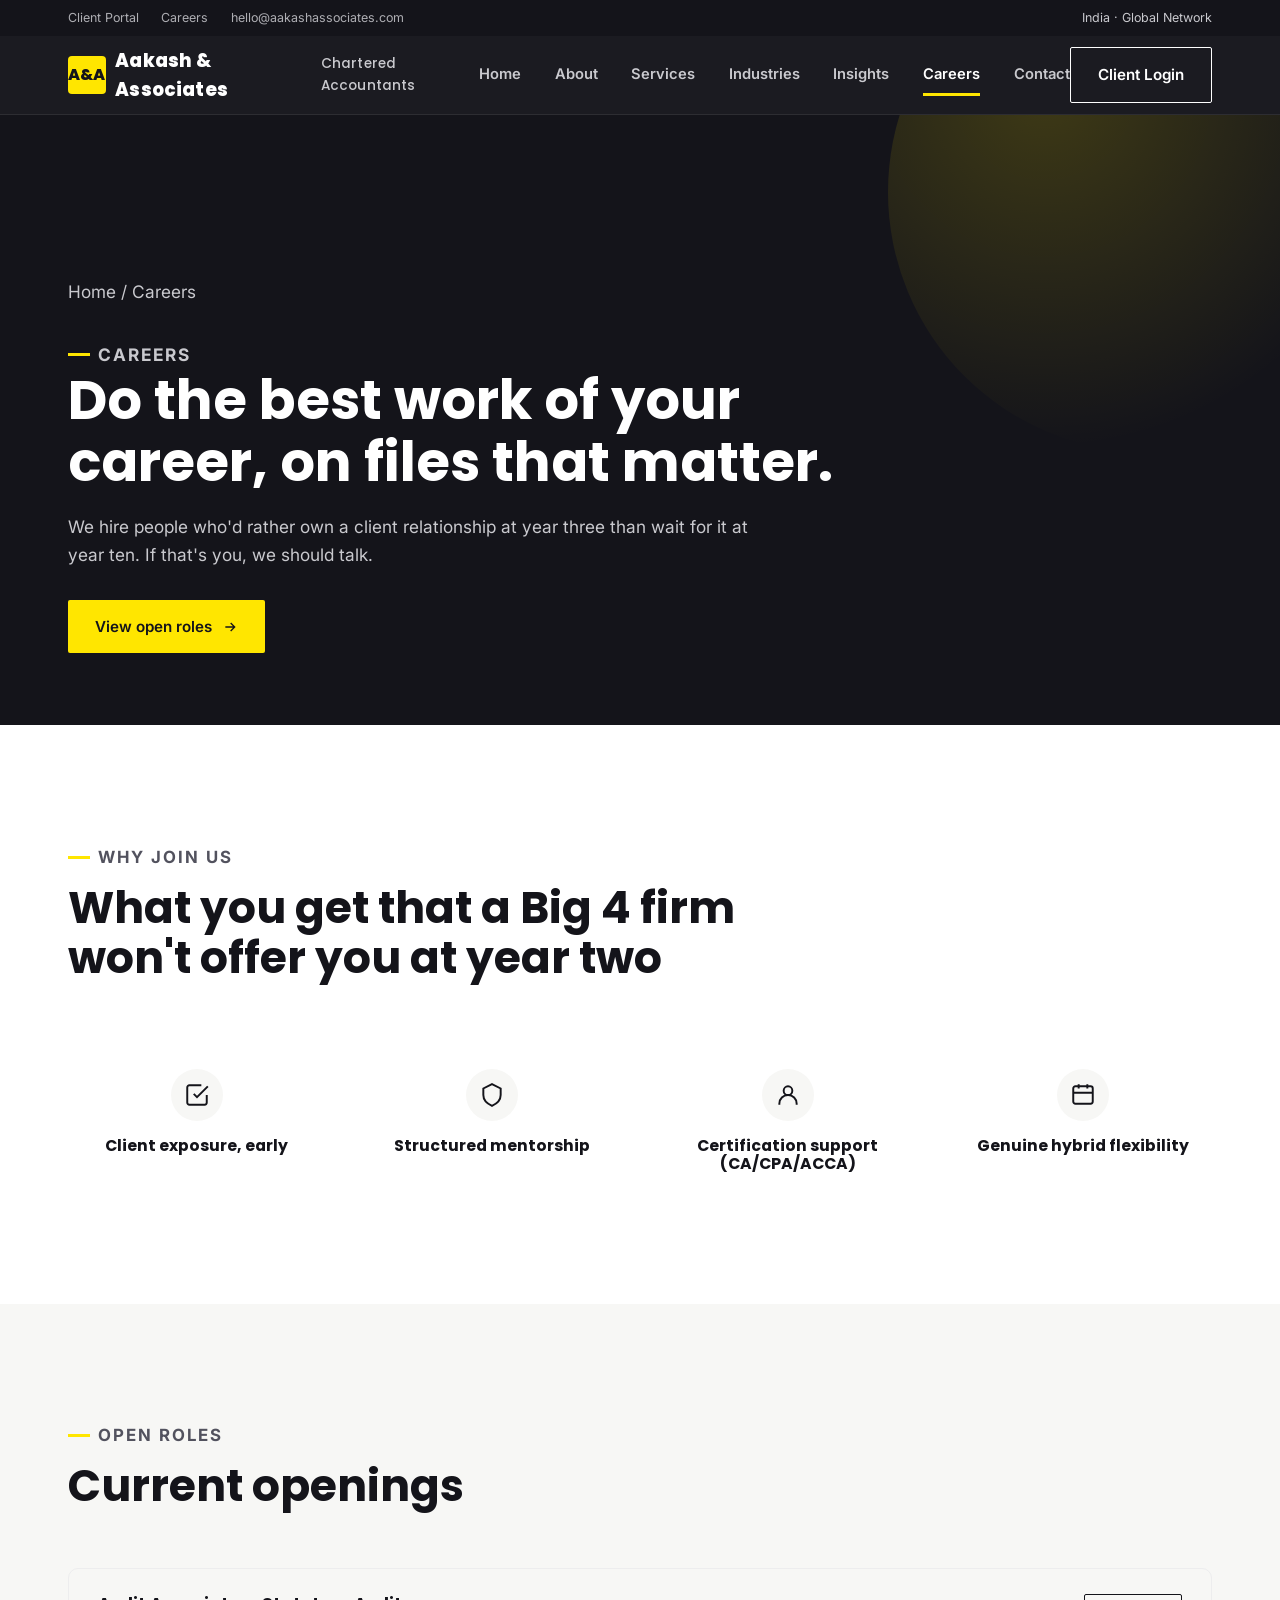
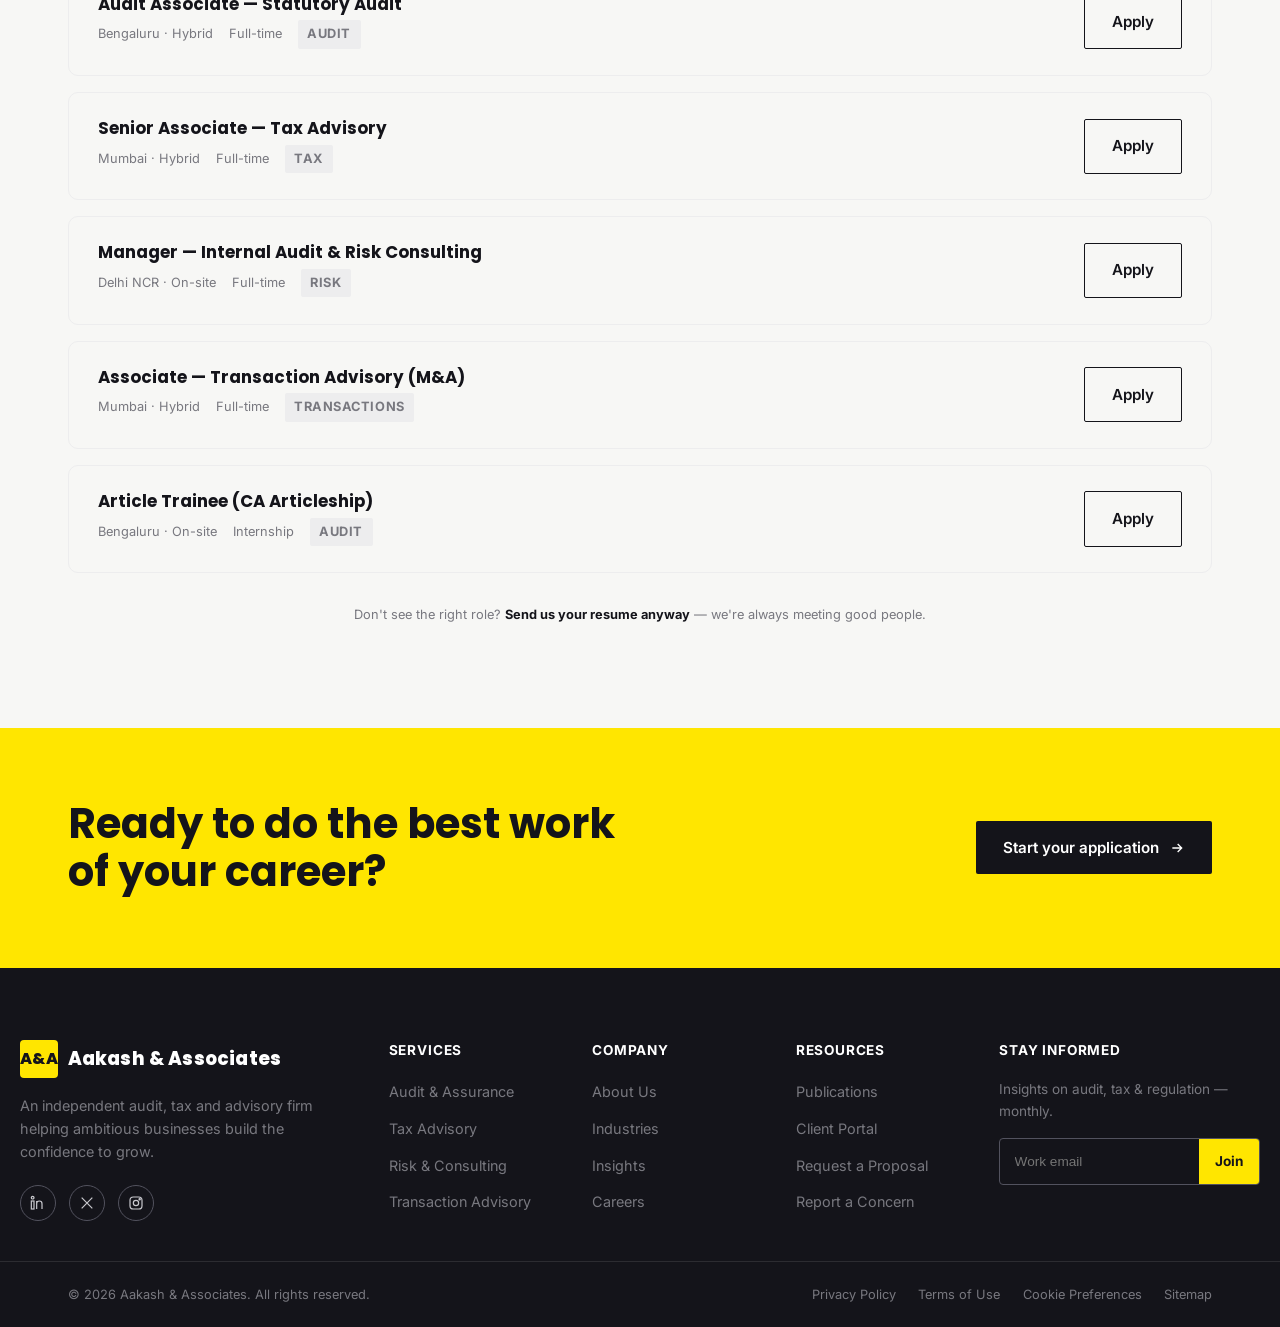
<file: careers.html>
<!DOCTYPE html>
<html lang="en">
<head>
<meta charset="UTF-8">
<meta name="viewport" content="width=device-width, initial-scale=1.0">
<title>Careers | Aakash &amp; Associates</title>
<meta name="description" content="Build your career at Aakash & Associates — open roles in audit, tax, risk consulting and transaction advisory.">
<link rel="icon" href="assets/favicon.svg" type="image/svg+xml">
<link rel="preconnect" href="https://fonts.googleapis.com">
<link rel="preconnect" href="https://fonts.gstatic.com" crossorigin>
<link href="https://fonts.googleapis.com/css2?family=Inter:wght@400;500;600;700&family=Poppins:wght@600;700;800&display=swap" rel="stylesheet">
<link rel="stylesheet" href="css/style.css">
</head>
<body>
<a class="skip-link" href="#main">Skip to content</a>

<div class="topbar">
  <div class="container">
    <div class="topbar-links">
      <a href="contact.html">Client Portal</a>
      <a href="careers.html">Careers</a>
      <a href="mailto:hello@aakashassociates.com">hello@aakashassociates.com</a>
    </div>
    <div class="topbar-locale"><span>India · Global Network</span></div>
  </div>
</div>

<header class="site-header">
  <div class="container nav">
    <a href="index.html" class="brand"><span class="mark">A&amp;A</span> Aakash &amp; Associates <span class="long">Chartered Accountants</span></a>
    <nav class="nav-links" id="nav-links">
      <a href="index.html">Home</a>
      <a href="about.html">About</a>
      <a href="services.html">Services</a>
      <a href="industries.html">Industries</a>
      <a href="insights.html">Insights</a>
      <a href="careers.html">Careers</a>
      <a href="contact.html">Contact</a>
    </nav>
    <div class="nav-cta">
      <a href="contact.html" class="btn btn-outline on-dark">Client Login</a>
      <button class="nav-toggle" aria-label="Toggle menu" aria-expanded="false"><span></span><span></span><span></span></button>
    </div>
  </div>
</header>

<main id="main">

  <section class="page-hero">
    <div class="container">
      <p class="breadcrumb"><a href="index.html">Home</a> / Careers</p>
      <p class="eyebrow on-dark">Careers</p>
      <h1>Do the best work of your career, on files that matter.</h1>
      <p>We hire people who'd rather own a client relationship at year three than wait for it at year ten. If that's you, we should talk.</p>
      <div class="hero-actions" style="margin-top:2rem;">
        <a href="#openings" class="btn btn-primary">View open roles
          <svg viewBox="0 0 24 24" fill="none" stroke="currentColor" stroke-width="2"><path d="M5 12h14M13 6l6 6-6 6"/></svg>
        </a>
      </div>
    </div>
  </section>

  <section class="section-pad">
    <div class="container">
      <div class="section-head reveal">
        <p class="eyebrow">Why join us</p>
        <h2>What you get that a Big 4 firm won't offer you at year two</h2>
      </div>
      <div class="grid perks-grid">
        <div class="perk reveal">
          <div class="icon"><svg viewBox="0 0 24 24" fill="none" stroke="currentColor" stroke-width="1.8"><path d="M9 11l3 3L22 4"/><path d="M21 12v7a2 2 0 01-2 2H5a2 2 0 01-2-2V5a2 2 0 012-2h11"/></svg></div>
          <h4>Client exposure, early</h4>
        </div>
        <div class="perk reveal">
          <div class="icon"><svg viewBox="0 0 24 24" fill="none" stroke="currentColor" stroke-width="1.8"><path d="M12 2l8 4v6c0 5-3.5 8-8 10-4.5-2-8-5-8-10V6l8-4z"/></svg></div>
          <h4>Structured mentorship</h4>
        </div>
        <div class="perk reveal">
          <div class="icon"><svg viewBox="0 0 24 24" fill="none" stroke="currentColor" stroke-width="1.8"><circle cx="12" cy="8" r="4"/><path d="M4 21v-1a8 8 0 0116 0v1"/></svg></div>
          <h4>Certification support (CA/CPA/ACCA)</h4>
        </div>
        <div class="perk reveal">
          <div class="icon"><svg viewBox="0 0 24 24" fill="none" stroke="currentColor" stroke-width="1.8"><rect x="3" y="4" width="18" height="16" rx="2"/><path d="M8 2v4M16 2v4M3 10h18"/></svg></div>
          <h4>Genuine hybrid flexibility</h4>
        </div>
      </div>
    </div>
  </section>

  <section id="openings" class="section-pad bg-off">
    <div class="container">
      <div class="section-head reveal">
        <p class="eyebrow">Open roles</p>
        <h2>Current openings</h2>
      </div>
      <div class="job-list">
        <div class="job-item reveal">
          <div>
            <h4>Audit Associate — Statutory Audit</h4>
            <div class="job-meta">
              <span>Bengaluru · Hybrid</span>
              <span>Full-time</span>
              <span class="job-tag">Audit</span>
            </div>
          </div>
          <a href="contact.html" class="btn btn-outline">Apply</a>
        </div>
        <div class="job-item reveal">
          <div>
            <h4>Senior Associate — Tax Advisory</h4>
            <div class="job-meta">
              <span>Mumbai · Hybrid</span>
              <span>Full-time</span>
              <span class="job-tag">Tax</span>
            </div>
          </div>
          <a href="contact.html" class="btn btn-outline">Apply</a>
        </div>
        <div class="job-item reveal">
          <div>
            <h4>Manager — Internal Audit &amp; Risk Consulting</h4>
            <div class="job-meta">
              <span>Delhi NCR · On-site</span>
              <span>Full-time</span>
              <span class="job-tag">Risk</span>
            </div>
          </div>
          <a href="contact.html" class="btn btn-outline">Apply</a>
        </div>
        <div class="job-item reveal">
          <div>
            <h4>Associate — Transaction Advisory (M&amp;A)</h4>
            <div class="job-meta">
              <span>Mumbai · Hybrid</span>
              <span>Full-time</span>
              <span class="job-tag">Transactions</span>
            </div>
          </div>
          <a href="contact.html" class="btn btn-outline">Apply</a>
        </div>
        <div class="job-item reveal">
          <div>
            <h4>Article Trainee (CA Articleship)</h4>
            <div class="job-meta">
              <span>Bengaluru · On-site</span>
              <span>Internship</span>
              <span class="job-tag">Audit</span>
            </div>
          </div>
          <a href="contact.html" class="btn btn-outline">Apply</a>
        </div>
      </div>
      <p class="form-note" style="text-align:center;margin-top:2rem;">Don't see the right role? <a href="contact.html" style="font-weight:700;color:var(--black)">Send us your resume anyway</a> — we're always meeting good people.</p>
    </div>
  </section>

  <section class="cta-banner">
    <div class="container">
      <h2>Ready to do the best work of your career?</h2>
      <a href="contact.html" class="btn btn-dark">Start your application
        <svg viewBox="0 0 24 24" fill="none" stroke="currentColor" stroke-width="2"><path d="M5 12h14M13 6l6 6-6 6"/></svg>
      </a>
    </div>
  </section>

</main>

<footer class="site-footer">
  <div class="container footer-top">
    <div class="grid footer-grid">
      <div class="footer-brand">
        <a href="index.html" class="brand"><span class="mark">A&amp;A</span> Aakash &amp; Associates</a>
        <p>An independent audit, tax and advisory firm helping ambitious businesses build the confidence to grow.</p>
        <div class="footer-social">
          <a href="#" aria-label="LinkedIn"><svg viewBox="0 0 24 24" fill="none" stroke="currentColor" stroke-width="1.8"><rect x="2" y="9" width="4" height="12"/><circle cx="4" cy="4" r="2"/><path d="M10 9v12M10 13a4 4 0 018 0v8"/></svg></a>
          <a href="#" aria-label="X / Twitter"><svg viewBox="0 0 24 24" fill="none" stroke="currentColor" stroke-width="1.8"><path d="M4 4l16 16M20 4L4 20"/></svg></a>
          <a href="#" aria-label="Instagram"><svg viewBox="0 0 24 24" fill="none" stroke="currentColor" stroke-width="1.8"><rect x="3" y="3" width="18" height="18" rx="5"/><circle cx="12" cy="12" r="4"/><circle cx="17.5" cy="6.5" r="1"/></svg></a>
        </div>
      </div>
      <div class="footer-col">
        <h5>Services</h5>
        <ul>
          <li><a href="services.html#audit">Audit &amp; Assurance</a></li>
          <li><a href="services.html#tax">Tax Advisory</a></li>
          <li><a href="services.html#risk">Risk &amp; Consulting</a></li>
          <li><a href="services.html#transactions">Transaction Advisory</a></li>
        </ul>
      </div>
      <div class="footer-col">
        <h5>Company</h5>
        <ul>
          <li><a href="about.html">About Us</a></li>
          <li><a href="industries.html">Industries</a></li>
          <li><a href="insights.html">Insights</a></li>
          <li><a href="careers.html">Careers</a></li>
        </ul>
      </div>
      <div class="footer-col">
        <h5>Resources</h5>
        <ul>
          <li><a href="insights.html">Publications</a></li>
          <li><a href="contact.html">Client Portal</a></li>
          <li><a href="contact.html">Request a Proposal</a></li>
          <li><a href="contact.html">Report a Concern</a></li>
        </ul>
      </div>
      <div class="footer-col">
        <h5>Stay Informed</h5>
        <p style="font-size:.85rem;color:var(--gray-500)">Insights on audit, tax &amp; regulation — monthly.</p>
        <form class="newsletter">
          <input type="email" placeholder="Work email" required>
          <button type="submit">Join</button>
        </form>
      </div>
    </div>
  </div>
  <div class="footer-bottom">
    <div class="container">
      <p>© <span data-year></span> Aakash &amp; Associates. All rights reserved.</p>
      <div class="footer-legal">
        <a href="#">Privacy Policy</a>
        <a href="#">Terms of Use</a>
        <a href="#">Cookie Preferences</a>
        <a href="#">Sitemap</a>
      </div>
    </div>
  </div>
</footer>

<button class="to-top" aria-label="Back to top"><svg viewBox="0 0 24 24" fill="none" stroke="currentColor" stroke-width="2"><path d="M12 19V5M5 12l7-7 7 7"/></svg></button>
<script src="js/main.js"></script>
</body>
</html>
</file>
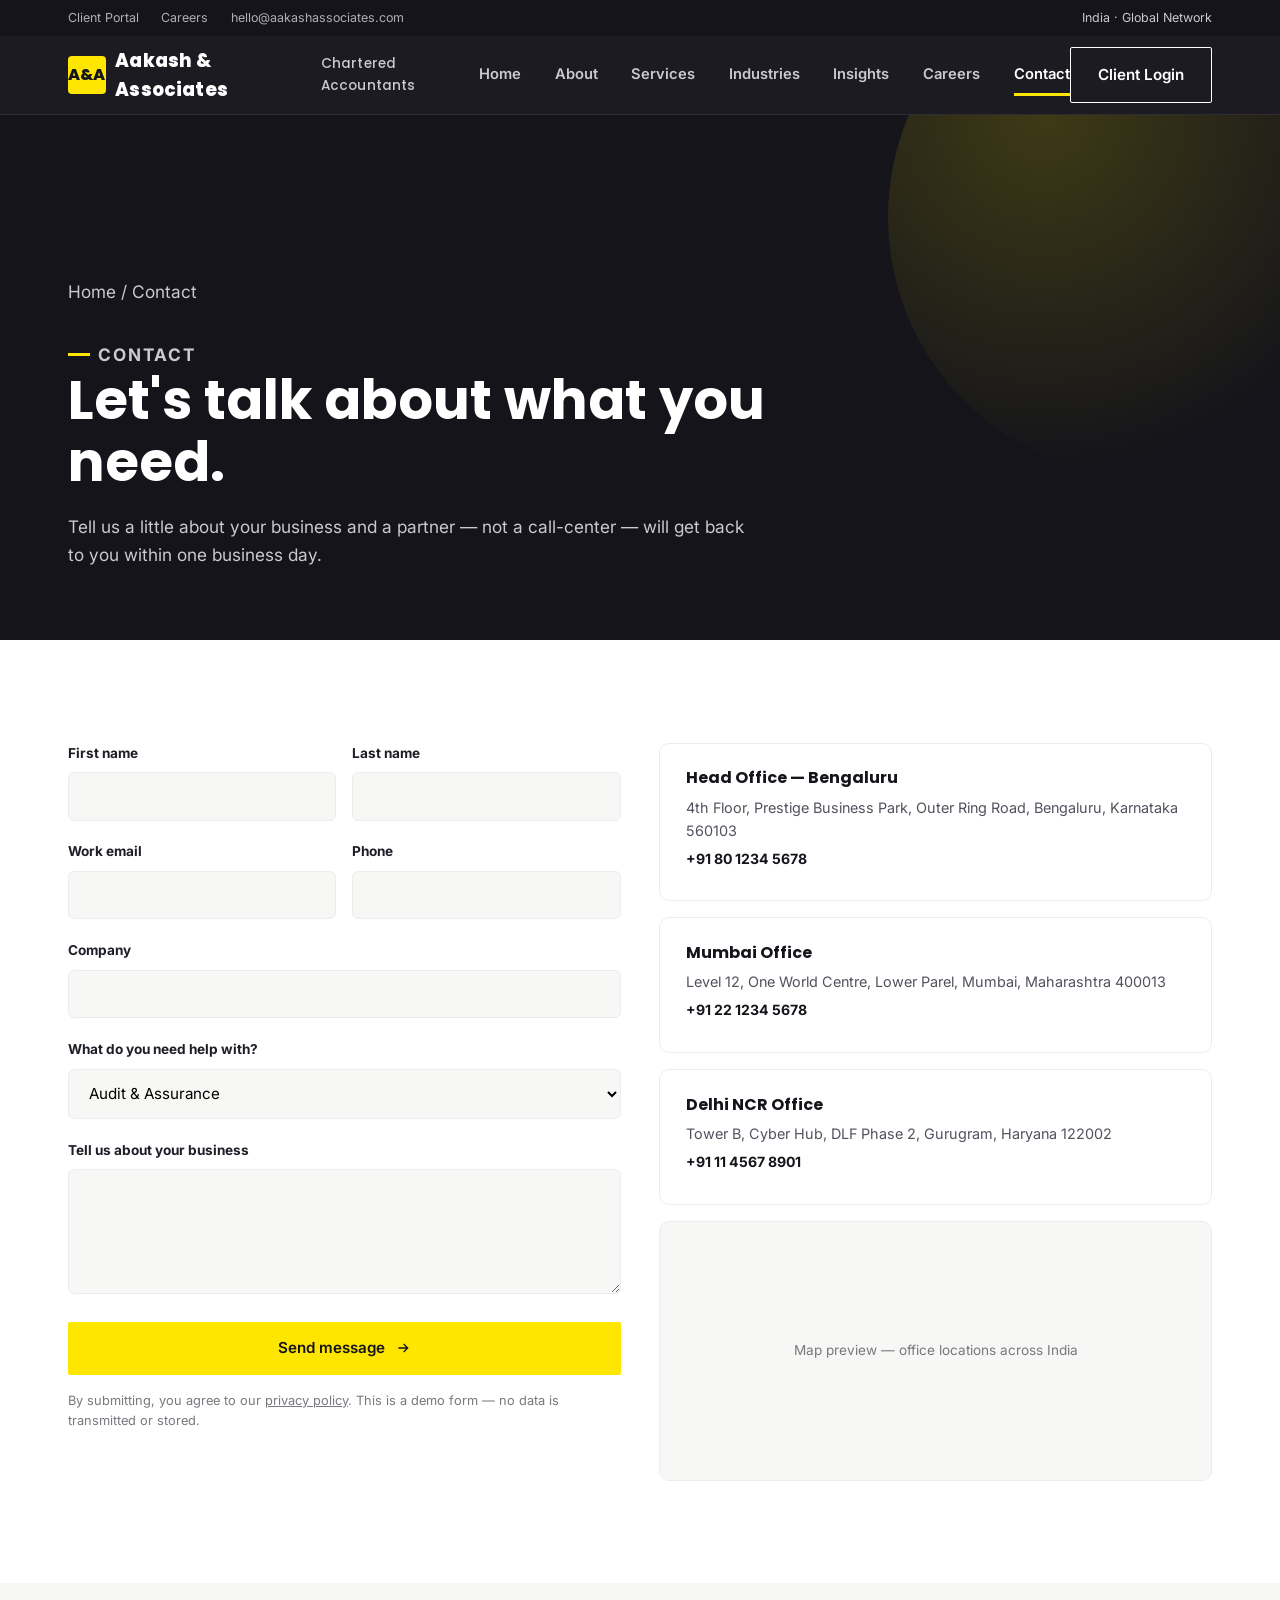
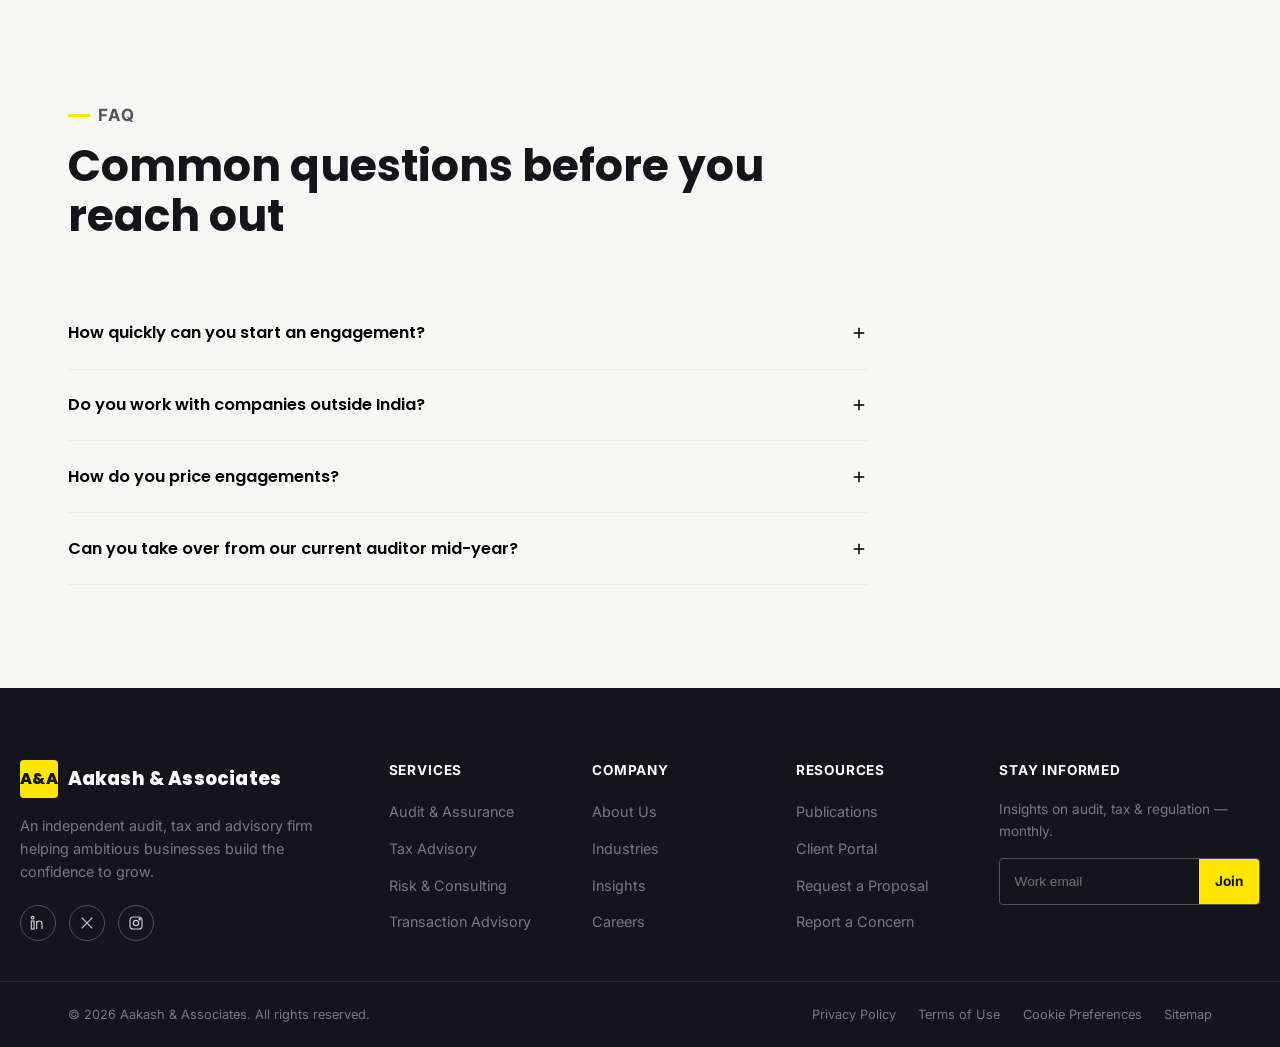
<file: contact.html>
<!DOCTYPE html>
<html lang="en">
<head>
<meta charset="UTF-8">
<meta name="viewport" content="width=device-width, initial-scale=1.0">
<title>Contact | Aakash &amp; Associates</title>
<meta name="description" content="Get in touch with Aakash & Associates for a proposal, a consultation, or a career conversation.">
<link rel="icon" href="assets/favicon.svg" type="image/svg+xml">
<link rel="preconnect" href="https://fonts.googleapis.com">
<link rel="preconnect" href="https://fonts.gstatic.com" crossorigin>
<link href="https://fonts.googleapis.com/css2?family=Inter:wght@400;500;600;700&family=Poppins:wght@600;700;800&display=swap" rel="stylesheet">
<link rel="stylesheet" href="css/style.css">
</head>
<body>
<a class="skip-link" href="#main">Skip to content</a>

<div class="topbar">
  <div class="container">
    <div class="topbar-links">
      <a href="contact.html">Client Portal</a>
      <a href="careers.html">Careers</a>
      <a href="mailto:hello@aakashassociates.com">hello@aakashassociates.com</a>
    </div>
    <div class="topbar-locale"><span>India · Global Network</span></div>
  </div>
</div>

<header class="site-header">
  <div class="container nav">
    <a href="index.html" class="brand"><span class="mark">A&amp;A</span> Aakash &amp; Associates <span class="long">Chartered Accountants</span></a>
    <nav class="nav-links" id="nav-links">
      <a href="index.html">Home</a>
      <a href="about.html">About</a>
      <a href="services.html">Services</a>
      <a href="industries.html">Industries</a>
      <a href="insights.html">Insights</a>
      <a href="careers.html">Careers</a>
      <a href="contact.html">Contact</a>
    </nav>
    <div class="nav-cta">
      <a href="contact.html" class="btn btn-outline on-dark">Client Login</a>
      <button class="nav-toggle" aria-label="Toggle menu" aria-expanded="false"><span></span><span></span><span></span></button>
    </div>
  </div>
</header>

<main id="main">

  <section class="page-hero">
    <div class="container">
      <p class="breadcrumb"><a href="index.html">Home</a> / Contact</p>
      <p class="eyebrow on-dark">Contact</p>
      <h1>Let's talk about what you need.</h1>
      <p>Tell us a little about your business and a partner — not a call-center — will get back to you within one business day.</p>
    </div>
  </section>

  <section class="section-pad">
    <div class="container">
      <div class="grid contact-grid">

        <div class="reveal">
          <div class="form-success">Thank you — your message has been received. A partner will be in touch within one business day.</div>
          <form id="contact-form">
            <div class="form-row">
              <div class="form-field">
                <label for="fname">First name</label>
                <input type="text" id="fname" name="fname" required>
              </div>
              <div class="form-field">
                <label for="lname">Last name</label>
                <input type="text" id="lname" name="lname" required>
              </div>
            </div>
            <div class="form-row">
              <div class="form-field">
                <label for="email">Work email</label>
                <input type="email" id="email" name="email" required>
              </div>
              <div class="form-field">
                <label for="phone">Phone</label>
                <input type="tel" id="phone" name="phone">
              </div>
            </div>
            <div class="form-field">
              <label for="company">Company</label>
              <input type="text" id="company" name="company" required>
            </div>
            <div class="form-field">
              <label for="service">What do you need help with?</label>
              <select id="service" name="service">
                <option>Audit &amp; Assurance</option>
                <option>Tax Advisory</option>
                <option>Risk &amp; Consulting</option>
                <option>Transaction Advisory</option>
                <option>Something else</option>
              </select>
            </div>
            <div class="form-field">
              <label for="message">Tell us about your business</label>
              <textarea id="message" name="message" rows="5" required></textarea>
            </div>
            <button type="submit" class="btn btn-primary btn-block">Send message
              <svg viewBox="0 0 24 24" fill="none" stroke="currentColor" stroke-width="2"><path d="M5 12h14M13 6l6 6-6 6"/></svg>
            </button>
            <p class="form-note">By submitting, you agree to our <a href="#" style="text-decoration:underline">privacy policy</a>. This is a demo form — no data is transmitted or stored.</p>
          </form>
        </div>

        <div class="reveal">
          <div class="office-card">
            <h4>Head Office — Bengaluru</h4>
            <p>4th Floor, Prestige Business Park, Outer Ring Road, Bengaluru, Karnataka 560103</p>
            <p><a href="tel:+918012345678">+91 80 1234 5678</a></p>
          </div>
          <div class="office-card">
            <h4>Mumbai Office</h4>
            <p>Level 12, One World Centre, Lower Parel, Mumbai, Maharashtra 400013</p>
            <p><a href="tel:+912212345678">+91 22 1234 5678</a></p>
          </div>
          <div class="office-card">
            <h4>Delhi NCR Office</h4>
            <p>Tower B, Cyber Hub, DLF Phase 2, Gurugram, Haryana 122002</p>
            <p><a href="tel:+911145678901">+91 11 4567 8901</a></p>
          </div>
          <div class="map-embed">Map preview — office locations across India</div>
        </div>

      </div>
    </div>
  </section>

  <section class="section-pad bg-off">
    <div class="container">
      <div class="section-head reveal">
        <p class="eyebrow">FAQ</p>
        <h2>Common questions before you reach out</h2>
      </div>
      <div style="max-width:800px;">
        <div class="faq-item reveal">
          <button class="faq-q">How quickly can you start an engagement? <svg viewBox="0 0 24 24" fill="none" stroke="currentColor" stroke-width="2"><path d="M12 5v14M5 12h14"/></svg></button>
          <div class="faq-a"><p>Most audit and tax engagements can kick off within two to three weeks of a signed proposal, subject to independence and conflict checks. Urgent or regulatory-driven timelines can often move faster — tell us your deadline and we'll tell you honestly if we can meet it.</p></div>
        </div>
        <div class="faq-item reveal">
          <button class="faq-q">Do you work with companies outside India? <svg viewBox="0 0 24 24" fill="none" stroke="currentColor" stroke-width="2"><path d="M12 5v14M5 12h14"/></svg></button>
          <div class="faq-a"><p>Yes. Through our global network of independent member firms we coordinate audit, tax and advisory work across 12 countries, with one partner accountable for the overall engagement regardless of geography.</p></div>
        </div>
        <div class="faq-item reveal">
          <button class="faq-q">How do you price engagements? <svg viewBox="0 0 24 24" fill="none" stroke="currentColor" stroke-width="2"><path d="M12 5v14M5 12h14"/></svg></button>
          <div class="faq-a"><p>Almost all our work is fixed-fee, scoped after an initial diagnostic conversation with a partner. We'll flag anything that could expand scope before it happens — not in the final invoice.</p></div>
        </div>
        <div class="faq-item reveal">
          <button class="faq-q">Can you take over from our current auditor mid-year? <svg viewBox="0 0 24 24" fill="none" stroke="currentColor" stroke-width="2"><path d="M12 5v14M5 12h14"/></svg></button>
          <div class="faq-a"><p>In most cases, yes — subject to standard professional clearance procedures with your outgoing auditor. We manage that handover directly so it's not something you have to broker yourself.</p></div>
        </div>
      </div>
    </div>
  </section>

</main>

<footer class="site-footer">
  <div class="container footer-top">
    <div class="grid footer-grid">
      <div class="footer-brand">
        <a href="index.html" class="brand"><span class="mark">A&amp;A</span> Aakash &amp; Associates</a>
        <p>An independent audit, tax and advisory firm helping ambitious businesses build the confidence to grow.</p>
        <div class="footer-social">
          <a href="#" aria-label="LinkedIn"><svg viewBox="0 0 24 24" fill="none" stroke="currentColor" stroke-width="1.8"><rect x="2" y="9" width="4" height="12"/><circle cx="4" cy="4" r="2"/><path d="M10 9v12M10 13a4 4 0 018 0v8"/></svg></a>
          <a href="#" aria-label="X / Twitter"><svg viewBox="0 0 24 24" fill="none" stroke="currentColor" stroke-width="1.8"><path d="M4 4l16 16M20 4L4 20"/></svg></a>
          <a href="#" aria-label="Instagram"><svg viewBox="0 0 24 24" fill="none" stroke="currentColor" stroke-width="1.8"><rect x="3" y="3" width="18" height="18" rx="5"/><circle cx="12" cy="12" r="4"/><circle cx="17.5" cy="6.5" r="1"/></svg></a>
        </div>
      </div>
      <div class="footer-col">
        <h5>Services</h5>
        <ul>
          <li><a href="services.html#audit">Audit &amp; Assurance</a></li>
          <li><a href="services.html#tax">Tax Advisory</a></li>
          <li><a href="services.html#risk">Risk &amp; Consulting</a></li>
          <li><a href="services.html#transactions">Transaction Advisory</a></li>
        </ul>
      </div>
      <div class="footer-col">
        <h5>Company</h5>
        <ul>
          <li><a href="about.html">About Us</a></li>
          <li><a href="industries.html">Industries</a></li>
          <li><a href="insights.html">Insights</a></li>
          <li><a href="careers.html">Careers</a></li>
        </ul>
      </div>
      <div class="footer-col">
        <h5>Resources</h5>
        <ul>
          <li><a href="insights.html">Publications</a></li>
          <li><a href="contact.html">Client Portal</a></li>
          <li><a href="contact.html">Request a Proposal</a></li>
          <li><a href="contact.html">Report a Concern</a></li>
        </ul>
      </div>
      <div class="footer-col">
        <h5>Stay Informed</h5>
        <p style="font-size:.85rem;color:var(--gray-500)">Insights on audit, tax &amp; regulation — monthly.</p>
        <form class="newsletter">
          <input type="email" placeholder="Work email" required>
          <button type="submit">Join</button>
        </form>
      </div>
    </div>
  </div>
  <div class="footer-bottom">
    <div class="container">
      <p>© <span data-year></span> Aakash &amp; Associates. All rights reserved.</p>
      <div class="footer-legal">
        <a href="#">Privacy Policy</a>
        <a href="#">Terms of Use</a>
        <a href="#">Cookie Preferences</a>
        <a href="#">Sitemap</a>
      </div>
    </div>
  </div>
</footer>

<button class="to-top" aria-label="Back to top"><svg viewBox="0 0 24 24" fill="none" stroke="currentColor" stroke-width="2"><path d="M12 19V5M5 12l7-7 7 7"/></svg></button>
<script src="js/main.js"></script>
</body>
</html>
</file>
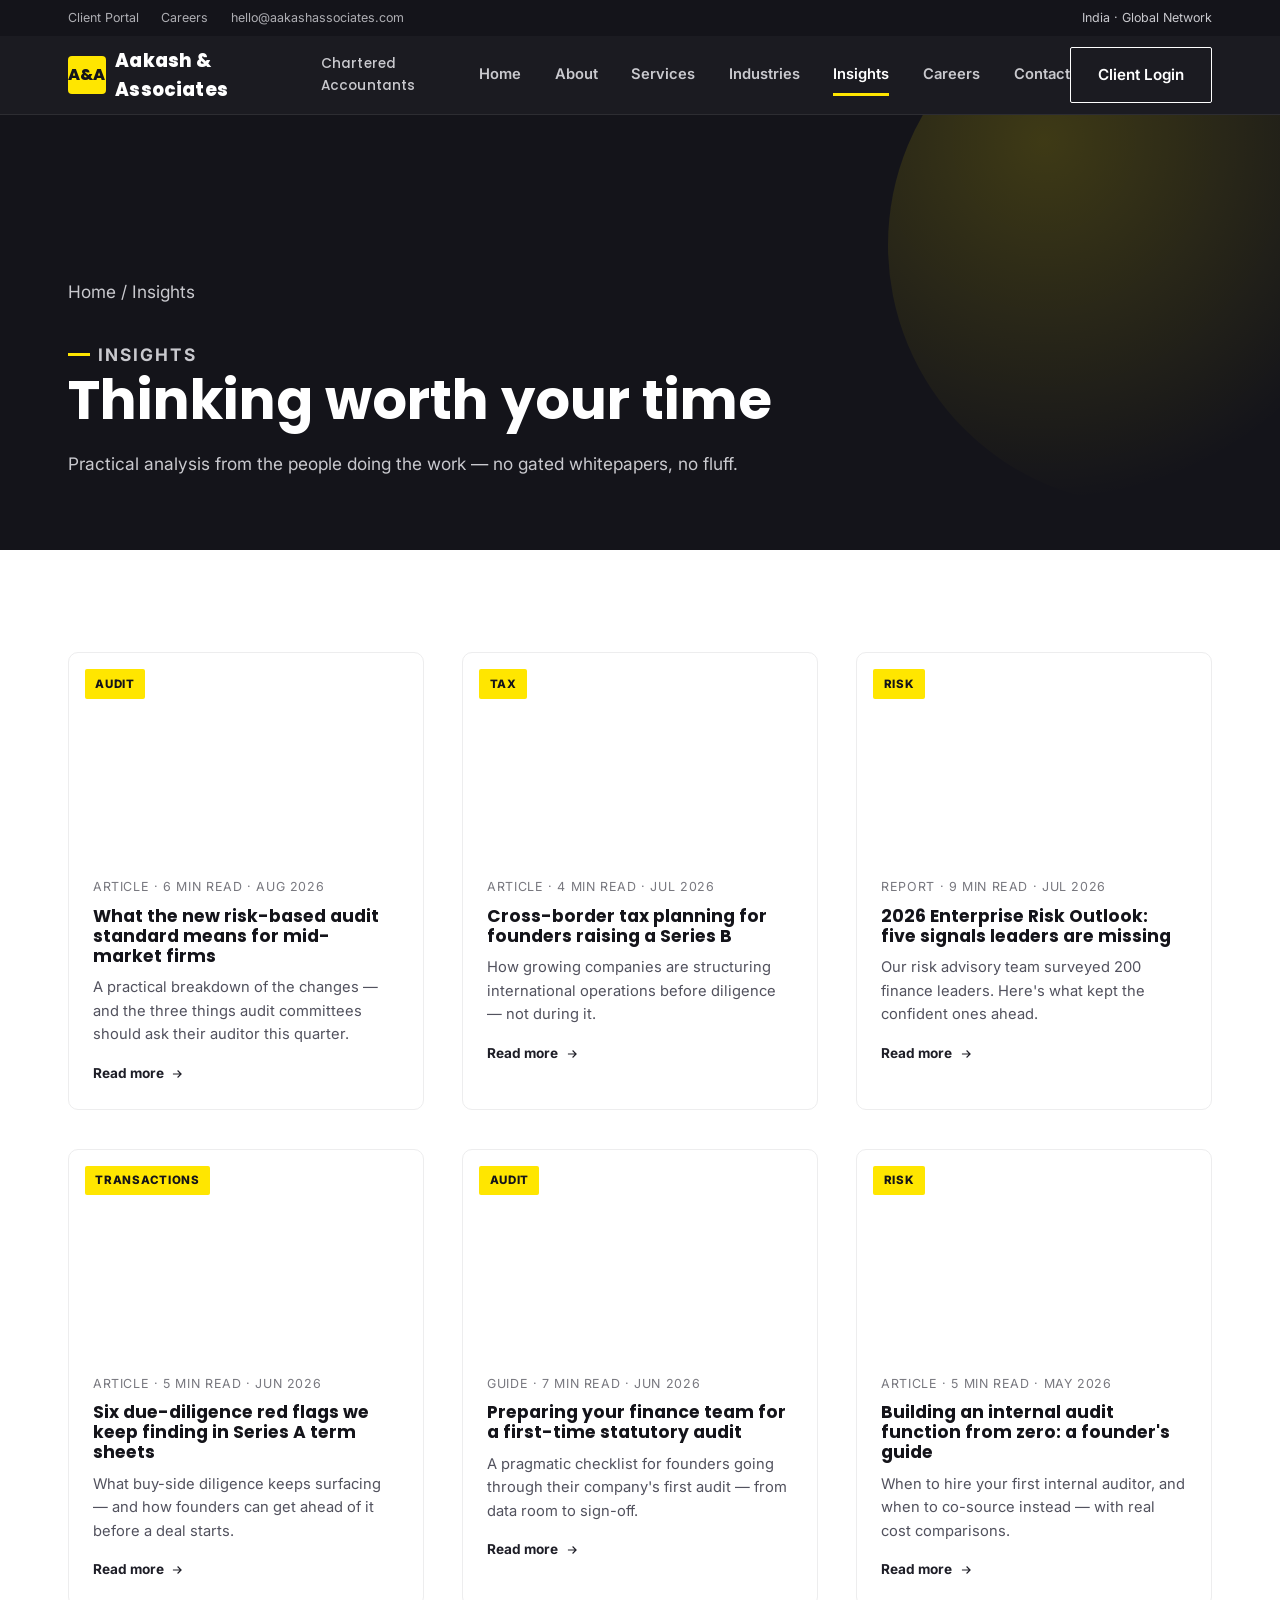
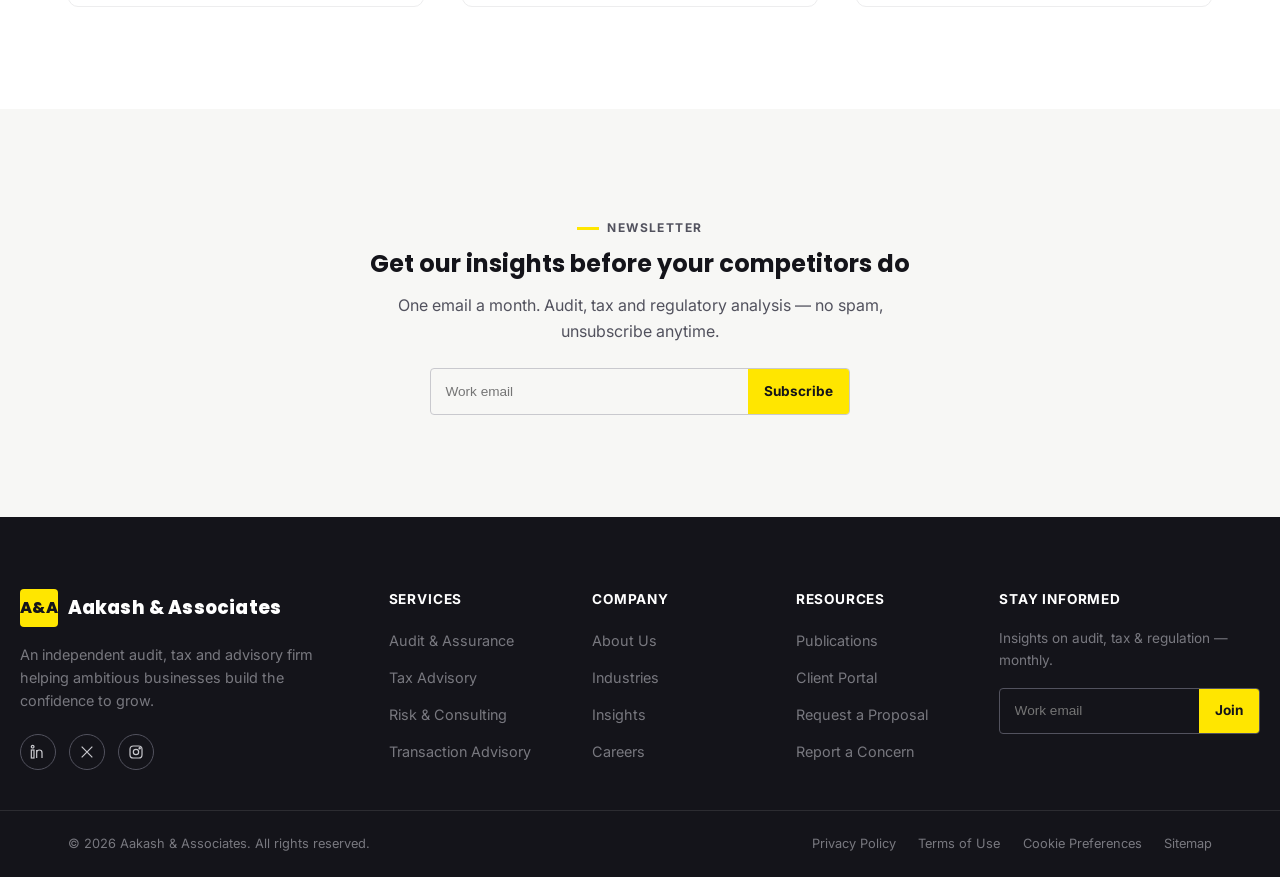
<file: insights.html>
<!DOCTYPE html>
<html lang="en">
<head>
<meta charset="UTF-8">
<meta name="viewport" content="width=device-width, initial-scale=1.0">
<title>Insights | Aakash &amp; Associates</title>
<meta name="description" content="Articles, reports and regulatory updates on audit, tax, risk and transactions from Aakash & Associates.">
<link rel="icon" href="assets/favicon.svg" type="image/svg+xml">
<link rel="preconnect" href="https://fonts.googleapis.com">
<link rel="preconnect" href="https://fonts.gstatic.com" crossorigin>
<link href="https://fonts.googleapis.com/css2?family=Inter:wght@400;500;600;700&family=Poppins:wght@600;700;800&display=swap" rel="stylesheet">
<link rel="stylesheet" href="css/style.css">
</head>
<body>
<a class="skip-link" href="#main">Skip to content</a>

<div class="topbar">
  <div class="container">
    <div class="topbar-links">
      <a href="contact.html">Client Portal</a>
      <a href="careers.html">Careers</a>
      <a href="mailto:hello@aakashassociates.com">hello@aakashassociates.com</a>
    </div>
    <div class="topbar-locale"><span>India · Global Network</span></div>
  </div>
</div>

<header class="site-header">
  <div class="container nav">
    <a href="index.html" class="brand"><span class="mark">A&amp;A</span> Aakash &amp; Associates <span class="long">Chartered Accountants</span></a>
    <nav class="nav-links" id="nav-links">
      <a href="index.html">Home</a>
      <a href="about.html">About</a>
      <a href="services.html">Services</a>
      <a href="industries.html">Industries</a>
      <a href="insights.html">Insights</a>
      <a href="careers.html">Careers</a>
      <a href="contact.html">Contact</a>
    </nav>
    <div class="nav-cta">
      <a href="contact.html" class="btn btn-outline on-dark">Client Login</a>
      <button class="nav-toggle" aria-label="Toggle menu" aria-expanded="false"><span></span><span></span><span></span></button>
    </div>
  </div>
</header>

<main id="main">

  <section class="page-hero">
    <div class="container">
      <p class="breadcrumb"><a href="index.html">Home</a> / Insights</p>
      <p class="eyebrow on-dark">Insights</p>
      <h1>Thinking worth your time</h1>
      <p>Practical analysis from the people doing the work — no gated whitepapers, no fluff.</p>
    </div>
  </section>

  <section class="section-pad">
    <div class="container">

      <div class="grid insight-grid">
        <article class="insight-card reveal">
          <div class="thumb" style="background-image:url('https://images.unsplash.com/photo-1554224155-6726b3ff858f?auto=format&fit=crop&w=700&q=80')"><span class="tag">Audit</span></div>
          <div class="body">
            <p class="meta">Article · 6 min read · Aug 2026</p>
            <h3>What the new risk-based audit standard means for mid-market firms</h3>
            <p>A practical breakdown of the changes — and the three things audit committees should ask their auditor this quarter.</p>
            <a href="#" class="readmore">Read more <svg width="14" viewBox="0 0 24 24" fill="none" stroke="currentColor" stroke-width="2"><path d="M5 12h14M13 6l6 6-6 6"/></svg></a>
          </div>
        </article>

        <article class="insight-card reveal">
          <div class="thumb" style="background-image:url('https://images.unsplash.com/photo-1554224154-22dec7ec8818?auto=format&fit=crop&w=700&q=80')"><span class="tag">Tax</span></div>
          <div class="body">
            <p class="meta">Article · 4 min read · Jul 2026</p>
            <h3>Cross-border tax planning for founders raising a Series B</h3>
            <p>How growing companies are structuring international operations before diligence — not during it.</p>
            <a href="#" class="readmore">Read more <svg width="14" viewBox="0 0 24 24" fill="none" stroke="currentColor" stroke-width="2"><path d="M5 12h14M13 6l6 6-6 6"/></svg></a>
          </div>
        </article>

        <article class="insight-card reveal">
          <div class="thumb" style="background-image:url('https://images.unsplash.com/photo-1521791136064-7986c2920216?auto=format&fit=crop&w=700&q=80')"><span class="tag">Risk</span></div>
          <div class="body">
            <p class="meta">Report · 9 min read · Jul 2026</p>
            <h3>2026 Enterprise Risk Outlook: five signals leaders are missing</h3>
            <p>Our risk advisory team surveyed 200 finance leaders. Here's what kept the confident ones ahead.</p>
            <a href="#" class="readmore">Read more <svg width="14" viewBox="0 0 24 24" fill="none" stroke="currentColor" stroke-width="2"><path d="M5 12h14M13 6l6 6-6 6"/></svg></a>
          </div>
        </article>

        <article class="insight-card reveal">
          <div class="thumb" style="background-image:url('https://images.unsplash.com/photo-1600880292203-757bb62b4baf?auto=format&fit=crop&w=700&q=80')"><span class="tag">Transactions</span></div>
          <div class="body">
            <p class="meta">Article · 5 min read · Jun 2026</p>
            <h3>Six due-diligence red flags we keep finding in Series A term sheets</h3>
            <p>What buy-side diligence keeps surfacing — and how founders can get ahead of it before a deal starts.</p>
            <a href="#" class="readmore">Read more <svg width="14" viewBox="0 0 24 24" fill="none" stroke="currentColor" stroke-width="2"><path d="M5 12h14M13 6l6 6-6 6"/></svg></a>
          </div>
        </article>

        <article class="insight-card reveal">
          <div class="thumb" style="background-image:url('https://images.unsplash.com/photo-1521737604893-d14cc237f11d?auto=format&fit=crop&w=700&q=80')"><span class="tag">Audit</span></div>
          <div class="body">
            <p class="meta">Guide · 7 min read · Jun 2026</p>
            <h3>Preparing your finance team for a first-time statutory audit</h3>
            <p>A pragmatic checklist for founders going through their company's first audit — from data room to sign-off.</p>
            <a href="#" class="readmore">Read more <svg width="14" viewBox="0 0 24 24" fill="none" stroke="currentColor" stroke-width="2"><path d="M5 12h14M13 6l6 6-6 6"/></svg></a>
          </div>
        </article>

        <article class="insight-card reveal">
          <div class="thumb" style="background-image:url('https://images.unsplash.com/photo-1590650046871-92c887180603?auto=format&fit=crop&w=700&q=80')"><span class="tag">Risk</span></div>
          <div class="body">
            <p class="meta">Article · 5 min read · May 2026</p>
            <h3>Building an internal audit function from zero: a founder's guide</h3>
            <p>When to hire your first internal auditor, and when to co-source instead — with real cost comparisons.</p>
            <a href="#" class="readmore">Read more <svg width="14" viewBox="0 0 24 24" fill="none" stroke="currentColor" stroke-width="2"><path d="M5 12h14M13 6l6 6-6 6"/></svg></a>
          </div>
        </article>
      </div>

    </div>
  </section>

  <section class="section-pad bg-off">
    <div class="container" style="max-width:640px;text-align:center;">
      <p class="eyebrow" style="justify-content:center;">Newsletter</p>
      <h2 style="margin-top:.75rem;">Get our insights before your competitors do</h2>
      <p style="margin-top:1rem;color:var(--gray-700)">One email a month. Audit, tax and regulatory analysis — no spam, unsubscribe anytime.</p>
      <form class="newsletter" style="max-width:420px;margin:1.5rem auto 0;border-color:var(--gray-300)">
        <input type="email" placeholder="Work email" required style="color:var(--charcoal)">
        <button type="submit">Subscribe</button>
      </form>
    </div>
  </section>

</main>

<footer class="site-footer">
  <div class="container footer-top">
    <div class="grid footer-grid">
      <div class="footer-brand">
        <a href="index.html" class="brand"><span class="mark">A&amp;A</span> Aakash &amp; Associates</a>
        <p>An independent audit, tax and advisory firm helping ambitious businesses build the confidence to grow.</p>
        <div class="footer-social">
          <a href="#" aria-label="LinkedIn"><svg viewBox="0 0 24 24" fill="none" stroke="currentColor" stroke-width="1.8"><rect x="2" y="9" width="4" height="12"/><circle cx="4" cy="4" r="2"/><path d="M10 9v12M10 13a4 4 0 018 0v8"/></svg></a>
          <a href="#" aria-label="X / Twitter"><svg viewBox="0 0 24 24" fill="none" stroke="currentColor" stroke-width="1.8"><path d="M4 4l16 16M20 4L4 20"/></svg></a>
          <a href="#" aria-label="Instagram"><svg viewBox="0 0 24 24" fill="none" stroke="currentColor" stroke-width="1.8"><rect x="3" y="3" width="18" height="18" rx="5"/><circle cx="12" cy="12" r="4"/><circle cx="17.5" cy="6.5" r="1"/></svg></a>
        </div>
      </div>
      <div class="footer-col">
        <h5>Services</h5>
        <ul>
          <li><a href="services.html#audit">Audit &amp; Assurance</a></li>
          <li><a href="services.html#tax">Tax Advisory</a></li>
          <li><a href="services.html#risk">Risk &amp; Consulting</a></li>
          <li><a href="services.html#transactions">Transaction Advisory</a></li>
        </ul>
      </div>
      <div class="footer-col">
        <h5>Company</h5>
        <ul>
          <li><a href="about.html">About Us</a></li>
          <li><a href="industries.html">Industries</a></li>
          <li><a href="insights.html">Insights</a></li>
          <li><a href="careers.html">Careers</a></li>
        </ul>
      </div>
      <div class="footer-col">
        <h5>Resources</h5>
        <ul>
          <li><a href="insights.html">Publications</a></li>
          <li><a href="contact.html">Client Portal</a></li>
          <li><a href="contact.html">Request a Proposal</a></li>
          <li><a href="contact.html">Report a Concern</a></li>
        </ul>
      </div>
      <div class="footer-col">
        <h5>Stay Informed</h5>
        <p style="font-size:.85rem;color:var(--gray-500)">Insights on audit, tax &amp; regulation — monthly.</p>
        <form class="newsletter">
          <input type="email" placeholder="Work email" required>
          <button type="submit">Join</button>
        </form>
      </div>
    </div>
  </div>
  <div class="footer-bottom">
    <div class="container">
      <p>© <span data-year></span> Aakash &amp; Associates. All rights reserved.</p>
      <div class="footer-legal">
        <a href="#">Privacy Policy</a>
        <a href="#">Terms of Use</a>
        <a href="#">Cookie Preferences</a>
        <a href="#">Sitemap</a>
      </div>
    </div>
  </div>
</footer>

<button class="to-top" aria-label="Back to top"><svg viewBox="0 0 24 24" fill="none" stroke="currentColor" stroke-width="2"><path d="M12 19V5M5 12l7-7 7 7"/></svg></button>
<script src="js/main.js"></script>
</body>
</html>
</file>
<file: css/style.css>
/* ==========================================================================
   Aakash & Associates — Design System
   ========================================================================== */

:root{
  --yellow: #FFE600;
  --yellow-dark: #E6CE00;
  --black: #14141A;
  --charcoal: #1E1E27;
  --charcoal-2: #26262F;
  --gray-900: #33333E;
  --gray-700: #52525E;
  --gray-500: #78787F;
  --gray-300: #C9C9CE;
  --gray-100: #EDEDEE;
  --off-white: #F7F7F5;
  --white: #FFFFFF;

  --font-head: 'Poppins', 'Segoe UI', system-ui, sans-serif;
  --font-body: 'Inter', 'Segoe UI', system-ui, sans-serif;

  --max: 1240px;
  --gap: clamp(1.25rem, 3vw, 2.5rem);
  --radius: 10px;
  --transition: 220ms cubic-bezier(.4,0,.2,1);
}

/* ---------- Reset ---------- */
*,*::before,*::after{box-sizing:border-box;margin:0;padding:0;}
html{scroll-behavior:smooth;}
body{
  font-family:var(--font-body);
  color:var(--charcoal);
  background:var(--white);
  line-height:1.6;
  -webkit-font-smoothing:antialiased;
  overflow-x:hidden;
}
img{max-width:100%;display:block;}
a{color:inherit;text-decoration:none;}
ul{list-style:none;}
button{font:inherit;cursor:pointer;border:none;background:none;}
h1,h2,h3,h4{font-family:var(--font-head);font-weight:700;line-height:1.15;color:var(--black);}
.container{max-width:var(--max);margin:0 auto;padding:0 clamp(1.25rem,5vw,3rem);}
section{position:relative;}

::selection{background:var(--yellow);color:var(--black);}

/* ---------- Utility ---------- */
.eyebrow{
  display:inline-flex;align-items:center;gap:.5rem;
  font-size:.75rem;font-weight:700;letter-spacing:.12em;text-transform:uppercase;
  color:var(--gray-700);
}
.eyebrow::before{content:"";width:22px;height:3px;background:var(--yellow);display:inline-block;}
.eyebrow.on-dark{color:var(--gray-300);}

.btn{
  display:inline-flex;align-items:center;gap:.6rem;
  padding:.9rem 1.7rem;font-weight:600;font-size:.95rem;
  border-radius:2px;transition:transform var(--transition), background var(--transition), color var(--transition), box-shadow var(--transition);
  white-space:nowrap;
}
.btn svg{width:16px;height:16px;transition:transform var(--transition);}
.btn:hover svg{transform:translateX(4px);}
.btn-primary{background:var(--yellow);color:var(--black);}
.btn-primary:hover{background:var(--black);color:var(--yellow);box-shadow:0 8px 24px rgba(0,0,0,.18);}
.btn-dark{background:var(--black);color:var(--white);}
.btn-dark:hover{background:var(--yellow);color:var(--black);}
.btn-outline{background:transparent;border:1.5px solid var(--black);color:var(--black);}
.btn-outline:hover{background:var(--black);color:var(--white);}
.btn-outline.on-dark{border-color:var(--white);color:var(--white);}
.btn-outline.on-dark:hover{background:var(--yellow);border-color:var(--yellow);color:var(--black);}
.btn-block{width:100%;justify-content:center;}

.section-pad{padding:clamp(4rem,8vw,7rem) 0;}
.section-head{max-width:720px;margin-bottom:clamp(2rem,5vw,3.5rem);}
.section-head h2{font-size:clamp(1.9rem,4vw,2.75rem);margin-top:.75rem;}
.section-head p{margin-top:1rem;color:var(--gray-700);font-size:1.05rem;}
.section-head.center{margin-inline:auto;text-align:center;}

.bg-dark{background:var(--black);color:var(--white);}
.bg-dark h1,.bg-dark h2,.bg-dark h3,.bg-dark h4{color:var(--white);}
.bg-charcoal{background:var(--charcoal);color:var(--white);}
.bg-charcoal h1,.bg-charcoal h2,.bg-charcoal h3{color:var(--white);}
.bg-off{background:var(--off-white);}
.bg-yellow{background:var(--yellow);color:var(--black);}

.grid{display:grid;gap:var(--gap);}
.reveal{opacity:0;transform:translateY(24px);transition:opacity .7s ease, transform .7s ease;}
.reveal.is-visible{opacity:1;transform:none;}

.badge-num{font-family:var(--font-head);font-weight:800;color:var(--yellow);}

/* ---------- Skip link ---------- */
.skip-link{
  position:absolute;left:-999px;top:0;background:var(--yellow);color:var(--black);
  padding:.6rem 1rem;z-index:200;font-weight:700;
}
.skip-link:focus{left:0;}

/* ---------- Top utility bar ---------- */
.topbar{
  background:var(--black);color:var(--gray-300);font-size:.78rem;
}
.topbar .container{
  display:flex;justify-content:space-between;align-items:center;height:36px;
}
.topbar a{opacity:.85;transition:opacity var(--transition);}
.topbar a:hover{opacity:1;color:var(--yellow);}
.topbar-links{display:flex;gap:1.4rem;}
.topbar-locale{display:flex;gap:1rem;align-items:center;}

/* ---------- Header / Nav ---------- */
.site-header{
  position:sticky;top:0;left:0;right:0;z-index:100;
  background:rgba(20,20,26,.97);
  backdrop-filter:blur(6px);
  border-bottom:1px solid rgba(255,255,255,.08);
}
.nav{
  display:flex;align-items:center;justify-content:space-between;
  height:78px;
}
.brand{
  display:flex;align-items:center;gap:.6rem;font-family:var(--font-head);
  font-weight:800;font-size:1.15rem;color:var(--white);letter-spacing:.01em;
}
.brand .mark{
  width:38px;height:38px;background:var(--yellow);color:var(--black);
  display:flex;align-items:center;justify-content:center;font-weight:800;border-radius:4px;font-size:1rem;
}
.brand span.long{color:var(--gray-300);font-weight:500;font-size:.85rem;margin-left:.15rem;}

.nav-links{display:flex;gap:2.1rem;align-items:center;}
.nav-links a{
  color:var(--gray-300);font-weight:600;font-size:.92rem;position:relative;padding:.3rem 0;
  transition:color var(--transition);
}
.nav-links a:hover, .nav-links a.active{color:var(--white);}
.nav-links a.active::after{
  content:"";position:absolute;left:0;bottom:-4px;height:3px;width:100%;background:var(--yellow);
}
.nav-cta{display:flex;align-items:center;gap:1rem;}

.nav-toggle{display:none;flex-direction:column;gap:5px;width:30px;z-index:101;}
.nav-toggle span{height:2px;background:var(--white);width:100%;transition:transform var(--transition), opacity var(--transition);}
.nav-toggle.open span:nth-child(1){transform:translateY(7px) rotate(45deg);}
.nav-toggle.open span:nth-child(2){opacity:0;}
.nav-toggle.open span:nth-child(3){transform:translateY(-7px) rotate(-45deg);}

@media (max-width: 900px){
  .nav-links{
    position:fixed;inset:78px 0 0 0;background:var(--black);
    flex-direction:column;align-items:flex-start;padding:2rem clamp(1.25rem,5vw,3rem);
    gap:1.6rem;transform:translateX(100%);transition:transform var(--transition);
    overflow-y:auto;
  }
  .nav-links.open{transform:translateX(0);}
  .nav-links a{font-size:1.2rem;}
  .nav-cta .btn-outline{display:none;}
  .nav-toggle{display:flex;}
}

/* ---------- Hero ---------- */
.hero{
  position:relative;min-height:88vh;display:flex;align-items:center;
  background:
    linear-gradient(100deg, rgba(20,20,26,.94) 20%, rgba(20,20,26,.55) 60%, rgba(20,20,26,.25) 100%),
    url('https://images.unsplash.com/photo-1560250097-0b93528c311a?auto=format&fit=crop&w=1800&q=80') center/cover no-repeat;
  color:var(--white);
}
.hero .container{padding-top:4rem;padding-bottom:4rem;}
.hero-content{max-width:680px;}
.hero-content h1{
  font-size:clamp(2.4rem,6vw,4.2rem);color:var(--white);
  letter-spacing:-.01em;
}
.hero-content h1 .hl{color:var(--yellow);}
.hero-content p{margin-top:1.5rem;font-size:1.15rem;color:var(--gray-300);max-width:560px;}
.hero-actions{display:flex;flex-wrap:wrap;gap:1rem;margin-top:2.5rem;}
.hero-strip{
  position:absolute;bottom:0;left:0;right:0;
  background:rgba(20,20,26,.75);backdrop-filter:blur(4px);
  border-top:1px solid rgba(255,255,255,.12);
}
.hero-strip .container{
  display:flex;flex-wrap:wrap;gap:2.5rem;padding:1.4rem clamp(1.25rem,5vw,3rem);
}
.hero-strip .stat{display:flex;flex-direction:column;}
.hero-strip .stat b{font-family:var(--font-head);font-size:1.7rem;color:var(--yellow);}
.hero-strip .stat span{font-size:.8rem;color:var(--gray-300);text-transform:uppercase;letter-spacing:.06em;}

/* ---------- Page header (non-home) ---------- */
.page-hero{
  background:var(--black);color:var(--white);padding:clamp(6rem,14vw,9rem) 0 clamp(3rem,6vw,4.5rem);
  position:relative;overflow:hidden;
}
.page-hero::after{
  content:"";position:absolute;right:-10%;top:-30%;width:520px;height:520px;border-radius:50%;
  background:radial-gradient(circle at 30% 30%, rgba(255,230,0,.18), transparent 70%);
}
.page-hero .container{position:relative;z-index:1;}
.breadcrumb{font-size:.82rem;color:var(--gray-500);margin-bottom:1rem;}
.breadcrumb a{color:var(--gray-300);}
.breadcrumb a:hover{color:var(--yellow);}
.page-hero h1{color:var(--white);font-size:clamp(2.2rem,5vw,3.4rem);max-width:820px;}
.page-hero p{margin-top:1.2rem;color:var(--gray-300);max-width:680px;font-size:1.08rem;}

/* ---------- Marquee / trust strip ---------- */
.trust{padding:2.5rem 0;border-bottom:1px solid var(--gray-100);}
.trust .container{display:flex;align-items:center;gap:2.5rem;flex-wrap:wrap;justify-content:space-between;}
.trust p{font-size:.8rem;text-transform:uppercase;letter-spacing:.1em;color:var(--gray-500);font-weight:700;}
.trust-logos{display:flex;gap:2.5rem;flex-wrap:wrap;align-items:center;opacity:.7;}
.trust-logos span{font-family:var(--font-head);font-weight:700;color:var(--gray-500);font-size:1.05rem;letter-spacing:.02em;}

/* ---------- Service cards ---------- */
.card-grid{grid-template-columns:repeat(4,1fr);}
@media (max-width:1024px){.card-grid{grid-template-columns:repeat(2,1fr);}}
@media (max-width:600px){.card-grid{grid-template-columns:1fr;}}

.svc-card{
  background:var(--white);border:1px solid var(--gray-100);border-radius:var(--radius);
  padding:2.2rem 1.8rem;transition:transform var(--transition), box-shadow var(--transition), border-color var(--transition);
  display:flex;flex-direction:column;height:100%;
}
.svc-card:hover{transform:translateY(-6px);box-shadow:0 20px 40px rgba(20,20,26,.1);border-color:transparent;}
.svc-card .icon{
  width:56px;height:56px;border-radius:8px;background:var(--black);
  display:flex;align-items:center;justify-content:center;margin-bottom:1.4rem;
  transition:background var(--transition);
}
.svc-card:hover .icon{background:var(--yellow);}
.svc-card .icon svg{width:28px;height:28px;color:var(--yellow);transition:color var(--transition);}
.svc-card:hover .icon svg{color:var(--black);}
.svc-card h3{font-size:1.15rem;margin-bottom:.7rem;}
.svc-card p{color:var(--gray-700);font-size:.95rem;flex-grow:1;}
.svc-card .more{margin-top:1.2rem;font-weight:700;font-size:.85rem;display:inline-flex;align-items:center;gap:.4rem;color:var(--black);}
.svc-card .more svg{width:14px;height:14px;transition:transform var(--transition);}
.svc-card:hover .more svg{transform:translateX(4px);}

/* ---------- Stats band ---------- */
.stats-band{background:var(--charcoal);color:var(--white);}
.stats-grid{grid-template-columns:repeat(4,1fr);text-align:center;}
@media (max-width:800px){.stats-grid{grid-template-columns:repeat(2,1fr);}}
.stat-item b{display:block;font-family:var(--font-head);font-size:clamp(2.2rem,4vw,3.2rem);color:var(--yellow);}
.stat-item span{color:var(--gray-300);font-size:.9rem;text-transform:uppercase;letter-spacing:.06em;}

/* ---------- Industries ---------- */
.ind-grid{grid-template-columns:repeat(4,1fr);}
@media (max-width:1024px){.ind-grid{grid-template-columns:repeat(3,1fr);}}
@media (max-width:700px){.ind-grid{grid-template-columns:repeat(2,1fr);}}
.ind-card{
  padding:1.8rem 1.4rem;border:1px solid var(--gray-100);border-radius:var(--radius);
  display:flex;flex-direction:column;gap:.9rem;transition:border-color var(--transition), background var(--transition);
}
.ind-card:hover{border-color:var(--yellow);background:var(--off-white);}
.ind-card .icon{width:40px;height:40px;}
.ind-card .icon svg{width:100%;height:100%;color:var(--black);}
.ind-card h4{font-size:1rem;}

/* ---------- Insights ---------- */
.insight-grid{grid-template-columns:repeat(3,1fr);}
@media (max-width:900px){.insight-grid{grid-template-columns:1fr;}}
.insight-card{border-radius:var(--radius);overflow:hidden;background:var(--white);border:1px solid var(--gray-100);transition:box-shadow var(--transition), transform var(--transition);}
.insight-card:hover{box-shadow:0 20px 40px rgba(20,20,26,.1);transform:translateY(-4px);}
.insight-card .thumb{height:200px;background-size:cover;background-position:center;position:relative;}
.insight-card .thumb .tag{
  position:absolute;left:1rem;top:1rem;background:var(--yellow);color:var(--black);
  font-size:.72rem;font-weight:800;text-transform:uppercase;letter-spacing:.06em;
  padding:.35rem .65rem;border-radius:2px;
}
.insight-card .body{padding:1.5rem;}
.insight-card .meta{font-size:.78rem;color:var(--gray-500);margin-bottom:.6rem;text-transform:uppercase;letter-spacing:.05em;}
.insight-card h3{font-size:1.08rem;margin-bottom:.6rem;}
.insight-card p{color:var(--gray-700);font-size:.92rem;}
.insight-card a.readmore{display:inline-flex;margin-top:1rem;gap:.4rem;font-weight:700;font-size:.85rem;align-items:center;}

/* ---------- Testimonial ---------- */
.testimonial{
  background:var(--black);color:var(--white);position:relative;
}
.testimonial-inner{max-width:820px;margin:0 auto;text-align:center;}
.testimonial blockquote{
  font-family:var(--font-head);font-size:clamp(1.4rem,3vw,2.1rem);font-weight:600;line-height:1.4;
}
.testimonial blockquote::before{content:"\201C";color:var(--yellow);}
.testimonial blockquote::after{content:"\201D";color:var(--yellow);}
.testimonial .who{margin-top:2rem;font-weight:700;}
.testimonial .who span{display:block;font-weight:400;color:var(--gray-500);font-size:.85rem;margin-top:.2rem;}
.t-dots{display:flex;justify-content:center;gap:.5rem;margin-top:2rem;}
.t-dots button{width:9px;height:9px;border-radius:50%;background:var(--gray-700);transition:background var(--transition);}
.t-dots button.active{background:var(--yellow);}

/* ---------- CTA banner ---------- */
.cta-banner{
  background:var(--yellow);color:var(--black);
}
.cta-banner .container{
  display:flex;justify-content:space-between;align-items:center;gap:2rem;flex-wrap:wrap;
  padding-top:clamp(3rem,6vw,4.5rem);padding-bottom:clamp(3rem,6vw,4.5rem);
}
.cta-banner h2{font-size:clamp(1.8rem,3.5vw,2.6rem);max-width:560px;}
.cta-banner .btn-dark:hover{background:var(--black);color:var(--yellow);}

/* ---------- Two-column feature ---------- */
.feature-split{grid-template-columns:1fr 1fr;align-items:center;}
@media (max-width:900px){.feature-split{grid-template-columns:1fr;}}
.feature-split img{border-radius:var(--radius);}
.feature-split .list{margin-top:1.5rem;display:flex;flex-direction:column;gap:1rem;}
.feature-split .list li{display:flex;gap:.8rem;align-items:flex-start;font-size:.98rem;color:var(--gray-700);}
.feature-split .list svg{width:20px;height:20px;flex-shrink:0;color:var(--black);margin-top:.15rem;}

/* ---------- Team ---------- */
.team-grid{grid-template-columns:repeat(4,1fr);}
@media (max-width:1024px){.team-grid{grid-template-columns:repeat(2,1fr);}}
@media (max-width:560px){.team-grid{grid-template-columns:1fr;}}
.team-card{text-align:left;}
.team-card .photo{
  height:260px;border-radius:var(--radius);background-size:cover;background-position:center;margin-bottom:1rem;
  position:relative;overflow:hidden;
}
.team-card .photo::after{content:"";position:absolute;inset:0;background:linear-gradient(to top, rgba(20,20,26,.55), transparent 60%);}
.team-card h4{font-size:1.05rem;}
.team-card .role{color:var(--gray-500);font-size:.85rem;margin-top:.15rem;}

/* ---------- Values ---------- */
.values-grid{grid-template-columns:repeat(3,1fr);}
@media (max-width:800px){.values-grid{grid-template-columns:1fr;}}
.value-item{padding:1.8rem;border-left:3px solid var(--yellow);}
.value-item h4{margin-bottom:.5rem;}
.value-item p{color:var(--gray-700);font-size:.94rem;}

/* ---------- Timeline (about) ---------- */
.timeline{position:relative;margin-top:2rem;}
.timeline::before{content:"";position:absolute;left:18px;top:0;bottom:0;width:2px;background:var(--gray-100);}
.t-item{position:relative;padding-left:3.2rem;margin-bottom:2.2rem;}
.t-item::before{content:"";position:absolute;left:11px;top:4px;width:16px;height:16px;border-radius:50%;background:var(--yellow);border:3px solid var(--black);}
.t-item b{font-family:var(--font-head);font-size:1.1rem;color:var(--black);}
.t-item p{color:var(--gray-700);margin-top:.3rem;}

/* ---------- Process steps (services) ---------- */
.process{grid-template-columns:repeat(4,1fr);counter-reset:step;}
@media (max-width:900px){.process{grid-template-columns:1fr;}}
.p-step{position:relative;padding-top:2.5rem;border-top:2px solid var(--gray-100);}
.p-step::before{
  counter-increment:step;content:"0" counter(step);
  font-family:var(--font-head);font-weight:800;font-size:2rem;color:var(--yellow);
  position:absolute;top:-1.55rem;left:0;background:var(--white);padding-right:.5rem;
}
.p-step h4{margin-bottom:.5rem;}
.p-step p{color:var(--gray-700);font-size:.92rem;}

/* ---------- Pricing / packages (services) ---------- */
.pkg-grid{grid-template-columns:repeat(3,1fr);}
@media (max-width:900px){.pkg-grid{grid-template-columns:1fr;}}
.pkg{border:1px solid var(--gray-100);border-radius:var(--radius);padding:2.2rem;display:flex;flex-direction:column;}
.pkg.featured{border-color:var(--black);background:var(--black);color:var(--white);position:relative;}
.pkg.featured::before{
  content:"MOST REQUESTED";position:absolute;top:-13px;left:2rem;background:var(--yellow);color:var(--black);
  font-size:.68rem;font-weight:800;letter-spacing:.06em;padding:.3rem .6rem;border-radius:2px;
}
.pkg h3{font-size:1.2rem;}
.pkg.featured h3{color:var(--white);}
.pkg .price{font-family:var(--font-head);font-size:1.9rem;margin:1rem 0;}
.pkg .price span{font-size:.85rem;font-weight:400;color:var(--gray-500);}
.pkg ul{margin:1.5rem 0;display:flex;flex-direction:column;gap:.7rem;flex-grow:1;}
.pkg ul li{display:flex;gap:.6rem;font-size:.92rem;}
.pkg ul li svg{width:16px;height:16px;flex-shrink:0;margin-top:.15rem;}

/* ---------- Careers ---------- */
.job-list{display:flex;flex-direction:column;gap:1rem;margin-top:2rem;}
.job-item{
  display:flex;justify-content:space-between;align-items:center;flex-wrap:wrap;gap:1rem;
  padding:1.6rem 1.8rem;border:1px solid var(--gray-100);border-radius:var(--radius);
  transition:border-color var(--transition), background var(--transition);
}
.job-item:hover{border-color:var(--yellow);background:var(--off-white);}
.job-item h4{font-size:1.05rem;}
.job-meta{display:flex;gap:1rem;margin-top:.4rem;flex-wrap:wrap;}
.job-meta span{font-size:.8rem;color:var(--gray-500);display:flex;align-items:center;gap:.35rem;}
.job-tag{background:var(--gray-100);padding:.25rem .6rem;border-radius:2px;font-size:.72rem;font-weight:700;text-transform:uppercase;letter-spacing:.04em;color:var(--gray-700);}

.perks-grid{grid-template-columns:repeat(4,1fr);}
@media (max-width:900px){.perks-grid{grid-template-columns:repeat(2,1fr);}}
.perk{text-align:center;padding:1.8rem 1rem;}
.perk .icon{width:52px;height:52px;margin:0 auto 1rem;background:var(--off-white);border-radius:50%;display:flex;align-items:center;justify-content:center;}
.perk .icon svg{width:26px;height:26px;color:var(--black);}
.perk h4{font-size:.98rem;}

/* ---------- Contact ---------- */
.contact-grid{grid-template-columns:1fr 1fr;}
@media (max-width:900px){.contact-grid{grid-template-columns:1fr;}}
.form-field{margin-bottom:1.3rem;}
.form-field label{display:block;font-size:.85rem;font-weight:700;margin-bottom:.5rem;}
.form-field input,.form-field select,.form-field textarea{
  width:100%;padding:.85rem 1rem;border:1.5px solid var(--gray-100);border-radius:6px;
  font-family:var(--font-body);font-size:.95rem;background:var(--off-white);transition:border-color var(--transition);
}
.form-field input:focus,.form-field select:focus,.form-field textarea:focus{outline:none;border-color:var(--black);}
.form-row{display:grid;grid-template-columns:1fr 1fr;gap:1rem;}
@media (max-width:520px){.form-row{grid-template-columns:1fr;}}
.form-note{font-size:.8rem;color:var(--gray-500);margin-top:1rem;}
.form-success{
  display:none;padding:1rem 1.2rem;background:#ECFBEF;border:1px solid #34A853;border-radius:6px;
  color:#1e6b34;font-weight:600;margin-bottom:1.2rem;font-size:.9rem;
}
.form-success.show{display:block;}

.office-card{padding:1.6rem;border:1px solid var(--gray-100);border-radius:var(--radius);margin-bottom:1rem;}
.office-card h4{font-size:1rem;margin-bottom:.5rem;}
.office-card p{font-size:.9rem;color:var(--gray-700);margin-bottom:.3rem;}
.office-card a{color:var(--black);font-weight:700;font-size:.88rem;}

.map-embed{border-radius:var(--radius);overflow:hidden;border:1px solid var(--gray-100);height:260px;background:var(--off-white);display:flex;align-items:center;justify-content:center;color:var(--gray-500);font-size:.85rem;}

/* ---------- FAQ ---------- */
.faq-item{border-bottom:1px solid var(--gray-100);}
.faq-q{
  width:100%;display:flex;justify-content:space-between;align-items:center;
  padding:1.4rem 0;font-family:var(--font-head);font-weight:600;font-size:1.02rem;text-align:left;
}
.faq-q svg{width:18px;height:18px;flex-shrink:0;transition:transform var(--transition);}
.faq-item.open .faq-q svg{transform:rotate(45deg);}
.faq-a{max-height:0;overflow:hidden;transition:max-height var(--transition);}
.faq-a p{padding-bottom:1.4rem;color:var(--gray-700);font-size:.95rem;max-width:760px;}

/* ---------- Footer ---------- */
.site-footer{background:var(--black);color:var(--gray-300);}
.footer-top{padding:clamp(3rem,6vw,4.5rem) 0 2.5rem;}
.footer-grid{grid-template-columns:2fr 1fr 1fr 1fr 1fr;}
@media (max-width:900px){.footer-grid{grid-template-columns:repeat(2,1fr);}}
@media (max-width:560px){.footer-grid{grid-template-columns:1fr;}}
.footer-brand .brand{margin-bottom:1rem;}
.footer-brand p{font-size:.9rem;color:var(--gray-500);max-width:320px;}
.footer-social{display:flex;gap:.8rem;margin-top:1.4rem;}
.footer-social a{
  width:36px;height:36px;border:1px solid var(--gray-700);border-radius:50%;
  display:flex;align-items:center;justify-content:center;transition:background var(--transition), border-color var(--transition);
}
.footer-social a:hover{background:var(--yellow);border-color:var(--yellow);}
.footer-social a:hover svg{color:var(--black);}
.footer-social svg{width:16px;height:16px;color:var(--gray-300);}
.footer-col h5{color:var(--white);font-size:.85rem;text-transform:uppercase;letter-spacing:.06em;margin-bottom:1.1rem;}
.footer-col ul{display:flex;flex-direction:column;gap:.7rem;}
.footer-col a{font-size:.9rem;color:var(--gray-500);transition:color var(--transition);}
.footer-col a:hover{color:var(--yellow);}
.newsletter{display:flex;margin-top:1rem;border:1px solid var(--gray-700);border-radius:4px;overflow:hidden;}
.newsletter input{flex:1;background:transparent;border:none;padding:.7rem .9rem;color:var(--white);font-size:.85rem;}
.newsletter input:focus{outline:none;}
.newsletter button{background:var(--yellow);color:var(--black);padding:.7rem 1rem;font-weight:700;font-size:.85rem;}
.footer-bottom{border-top:1px solid rgba(255,255,255,.1);padding:1.4rem 0;}
.footer-bottom .container{display:flex;justify-content:space-between;flex-wrap:wrap;gap:1rem;font-size:.8rem;color:var(--gray-500);}
.footer-bottom a{color:var(--gray-500);}
.footer-bottom a:hover{color:var(--yellow);}
.footer-legal{display:flex;gap:1.4rem;flex-wrap:wrap;}

/* ---------- Back to top ---------- */
.to-top{
  position:fixed;right:1.6rem;bottom:1.6rem;width:46px;height:46px;border-radius:50%;
  background:var(--yellow);color:var(--black);display:flex;align-items:center;justify-content:center;
  box-shadow:0 8px 20px rgba(0,0,0,.25);opacity:0;pointer-events:none;transition:opacity var(--transition), transform var(--transition);
  z-index:90;
}
.to-top.show{opacity:1;pointer-events:auto;}
.to-top:hover{transform:translateY(-3px);}
.to-top svg{width:20px;height:20px;}

/* ---------- 404 ---------- */
.error-page{min-height:70vh;display:flex;align-items:center;justify-content:center;text-align:center;}
.error-page .code{font-family:var(--font-head);font-size:clamp(5rem,15vw,9rem);font-weight:800;color:var(--yellow);-webkit-text-stroke:2px var(--black);line-height:1;}

/* ---------- Misc ---------- */
.divider{height:1px;background:var(--gray-100);margin:clamp(2.5rem,5vw,4rem) 0;}
.mt-lg{margin-top:2.5rem;}
</file>
